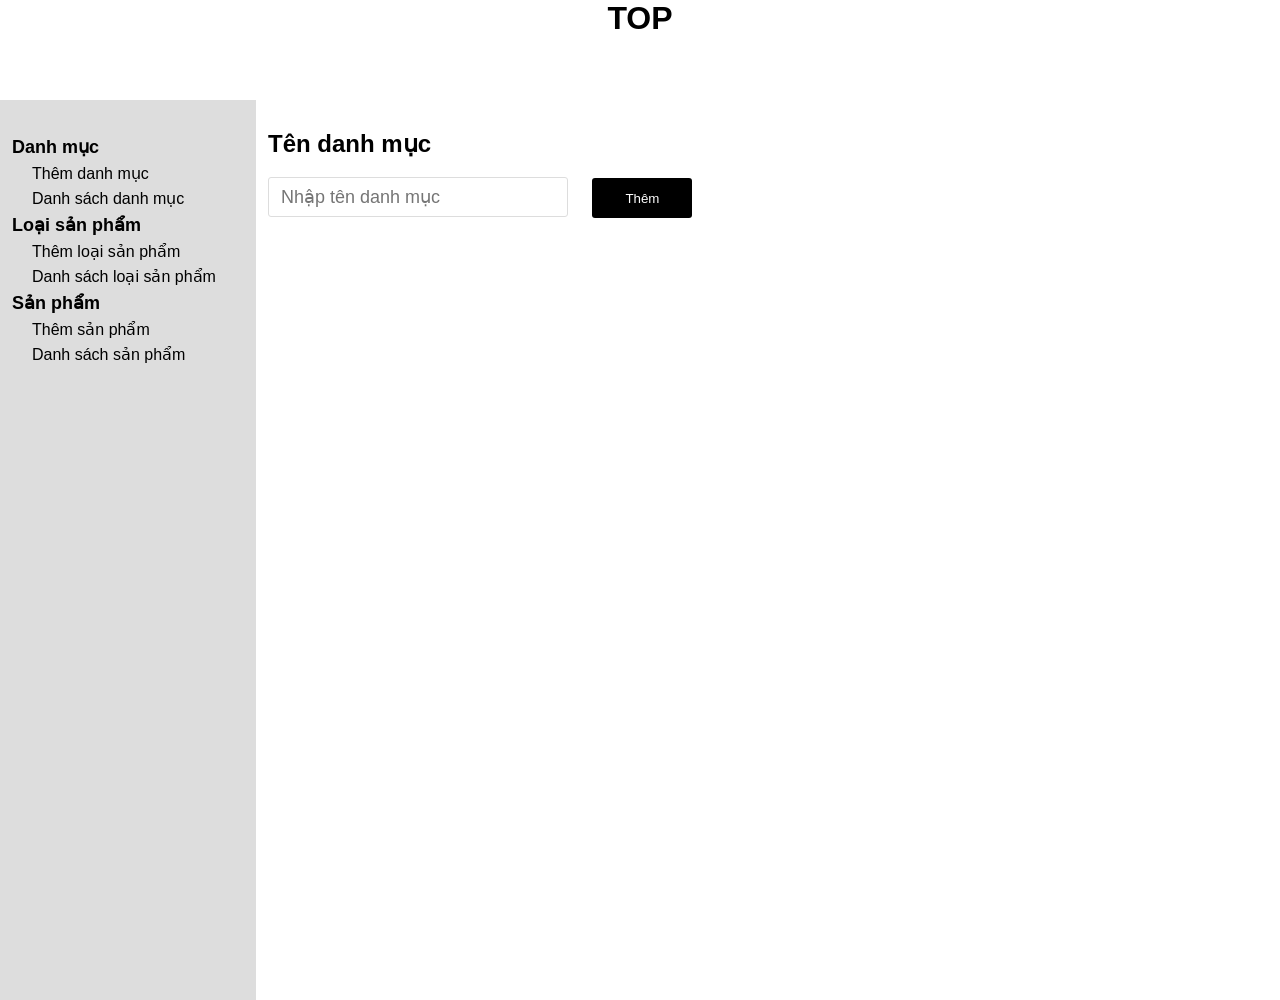
<file: cobid/admin/category.html>
<!DOCTYPE html>
<html lang="en">
<head>
    <meta charset="UTF-8">
    <meta http-equiv="X-UA-Compatible" content="IE=edge">
   
    <meta name="viewport" content="width=device-width, initial-scale=1.0">
    <title>Danh mục sản phẩm </title>
    <link rel="stylesheet" href="style.css">
</head>
<body>
    <header>
        <h1>TOP</h1>
    </header>
    <section class="admin-content">
        <div class="admin-content-left">
            <ul>
                <li><a href="#">Danh mục</a>
                    <ul>
                        <li><a href="#">Thêm danh mục</a></li>
                        <li><a href="#">Danh sách danh mục</a></li>

                    </ul>
                </li>
                  
                <li><a href="#">Loại sản phẩm</a>
                    <ul>
                        <li><a href="#">Thêm loại sản phẩm</a></li>
                        <li><a href="#">Danh sách loại sản phẩm</a></li>

                    </ul></li>
                <li><a href="#">Sản phẩm</a>
                    <ul>
                        <li><a href="#">Thêm sản phẩm </a></li>
                        <li><a href="#">Danh sách sản phẩm</a></li>

                    </ul>
                </li>
            </ul>
        </div>
        <div class="admin-content-right">
            <div class="admin-content-right-category-add">
                <h1>Tên danh mục</h1>
                <form action="" method="POST">
                    <input required type="text" placeholder="Nhập tên danh mục">
                    <button type="submit">Thêm </button>
                </form>
            </div>
        </div>
    </section>
</body>
</html>
</file>
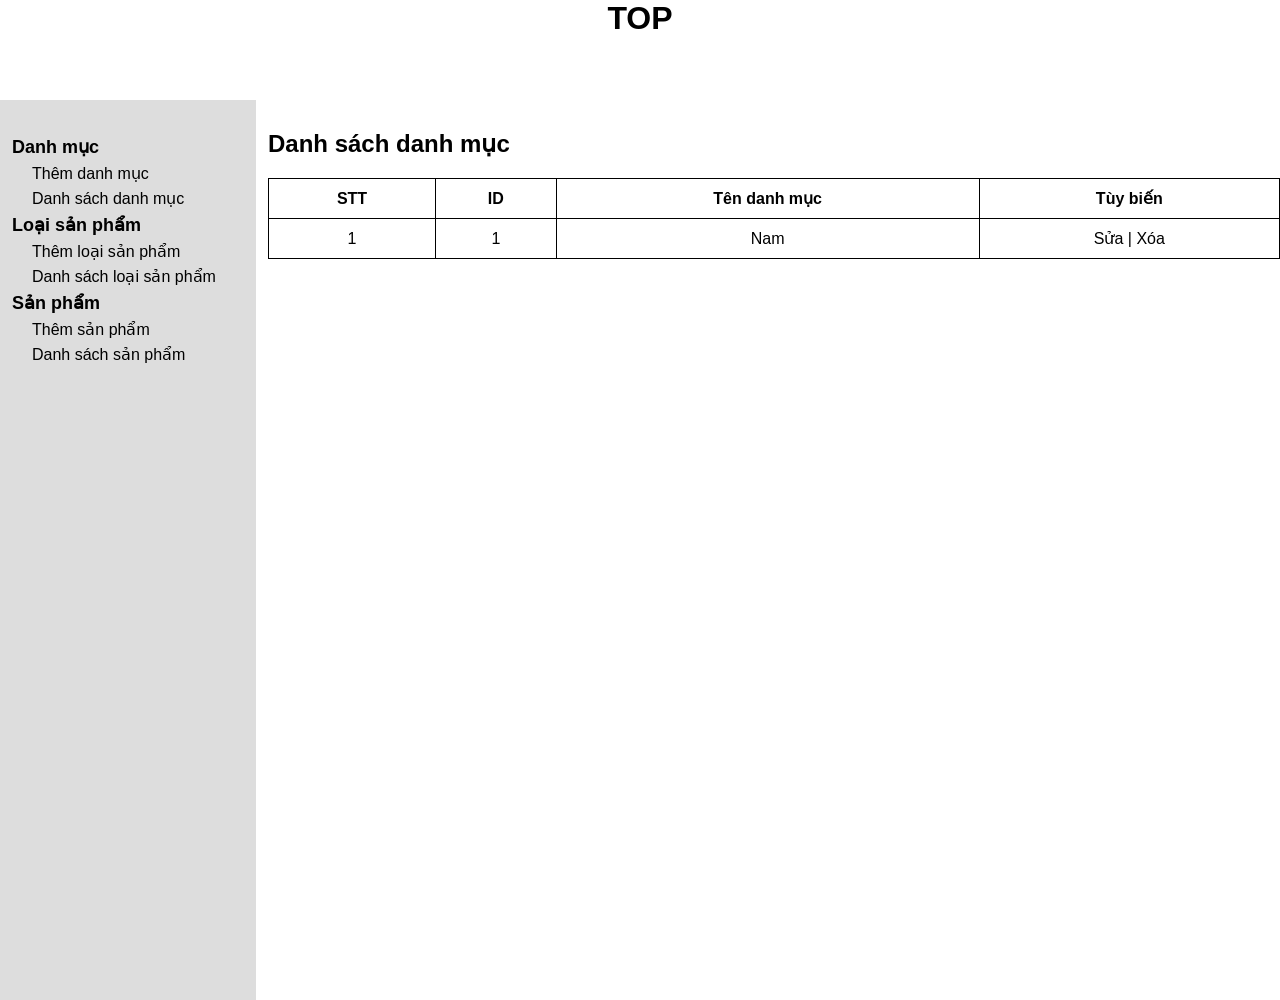
<file: cobid/admin/categorylist.html>
<!DOCTYPE html>
<html lang="en">
<head>
    <meta charset="UTF-8">
    <meta http-equiv="X-UA-Compatible" content="IE=edge">
   
    <meta name="viewport" content="width=device-width, initial-scale=1.0">
    <title>Danh mục sản phẩm </title>
    <link rel="stylesheet" href="style.css">
</head>
<body>
    <header>
        <h1>TOP</h1>
    </header>
    <section class="admin-content">
        <div class="admin-content-left">
            <ul>
                <li><a href="#">Danh mục</a>
                    <ul>
                        <li><a href="#">Thêm danh mục</a></li>
                        <li><a href="#">Danh sách danh mục</a></li>

                    </ul>
                </li>
                  
                <li><a href="#">Loại sản phẩm</a>
                    <ul>
                        <li><a href="#">Thêm loại sản phẩm</a></li>
                        <li><a href="#">Danh sách loại sản phẩm</a></li>

                    </ul></li>
                <li><a href="#">Sản phẩm</a>
                    <ul>
                        <li><a href="#">Thêm sản phẩm </a></li>
                        <li><a href="#">Danh sách sản phẩm</a></li>

                    </ul>
                </li>
            </ul>
        </div>
        <div class="admin-content-right">
            <div class="admin-content-right-category-list">
                <h1>Danh sách danh mục</h1>
                <table>
                    <tr>
                        <th>STT</th>
                        <th>ID</th>
                        <th>Tên danh mục</th>
                        <th>Tùy biến</th>
                    </tr>
                    <tr>
                        <td>1</td>
                        <td>1</td>
                        <td>Nam</td>
                        <td><a href="">Sửa</a> | <a href="">Xóa</|a></td>
                    </tr>
                </table>
            </div>
        </div>
    </section>
</body>
</html>
</file>
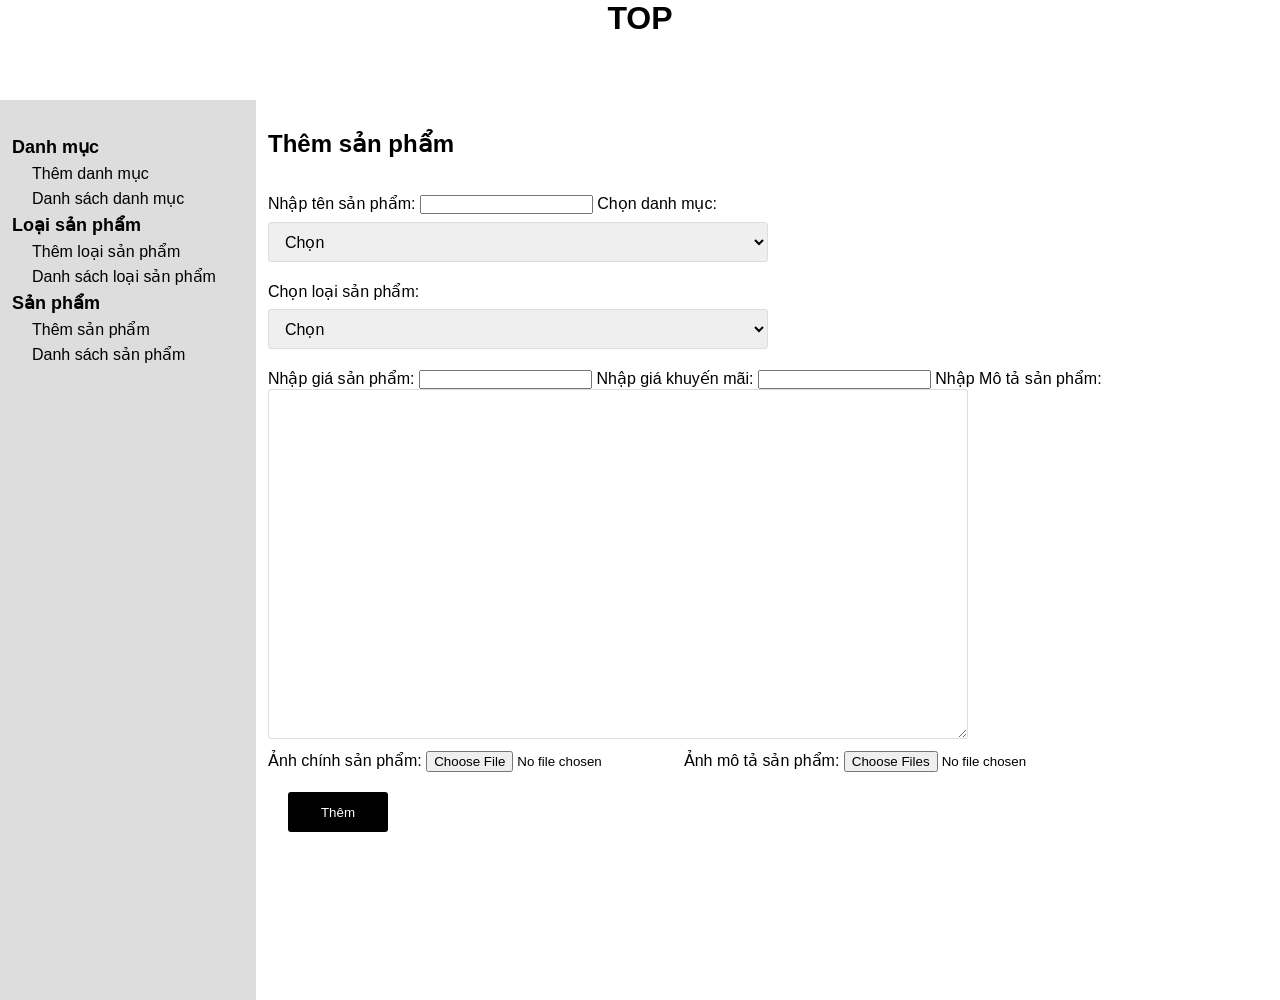
<file: cobid/admin/productadd.html>
<!DOCTYPE html>
<html lang="en">
<head>
    <meta charset="UTF-8">
    <meta http-equiv="X-UA-Compatible" content="IE=edge">
   
    <meta name="viewport" content="width=device-width, initial-scale=1.0">
    <title>Danh mục sản phẩm </title>
    <link rel="stylesheet" href="style.css">
</head>
<body>
    <header>
        <h1>TOP</h1>
    </header>
    <section class="admin-content">
        <div class="admin-content-left">
            <ul>
                <li><a href="#">Danh mục</a>
                    <ul>
                        <li><a href="#">Thêm danh mục</a></li>
                        <li><a href="#">Danh sách danh mục</a></li>

                    </ul>
                </li>
                  
                <li><a href="#">Loại sản phẩm</a>
                    <ul>
                        <li><a href="#">Thêm loại sản phẩm</a></li>
                        <li><a href="#">Danh sách loại sản phẩm</a></li>

                    </ul></li>
                <li><a href="#">Sản phẩm</a>
                    <ul>
                        <li><a href="#">Thêm sản phẩm </a></li>
                        <li><a href="#">Danh sách sản phẩm</a></li>

                    </ul>
                </li>
            </ul>
        </div>
        <div class="admin-content-right">
            <div class="admin-content-right-product-add">
                <h1>Thêm sản phẩm</h1>
                <br><br>
                <form action="" method="POST" enctype="multipart/form-data">
                    <label for="">Nhập tên sản phẩm: </label>
                    <input required type="text">
                    <label for="">Chọn danh mục:</label>
                    <select name="" id="" required>
                        <option value="">Chọn </option>
                    </select>
                    <label for="">Chọn loại sản phẩm:</label>
                    <select  name="" id="" required>
                        <option  value="">Chọn </option>      
                    </select>
                    <label for="">Nhập giá sản phẩm:</label>
                    <input required type="text" >
                    <label for="">Nhập giá khuyến mãi:</label>
                    <input required type="text" >
                    <label for="">Nhập Mô tả sản phẩm:</label>
                    
                    <textarea  required name="" id="" cols="30" rows="10" ></textarea>
                  <div class="img">
                    <label for="">Ảnh chính sản phẩm:</label>
                    <input  required type="file">
                    <label for="">Ảnh mô tả sản phẩm:</label>
                    <input multiple required type="file">

                  </div>
                    <button type="submit">Thêm </button>
                </form>
            </div>
        </div>
    </section>
</body>
</html>
</file>
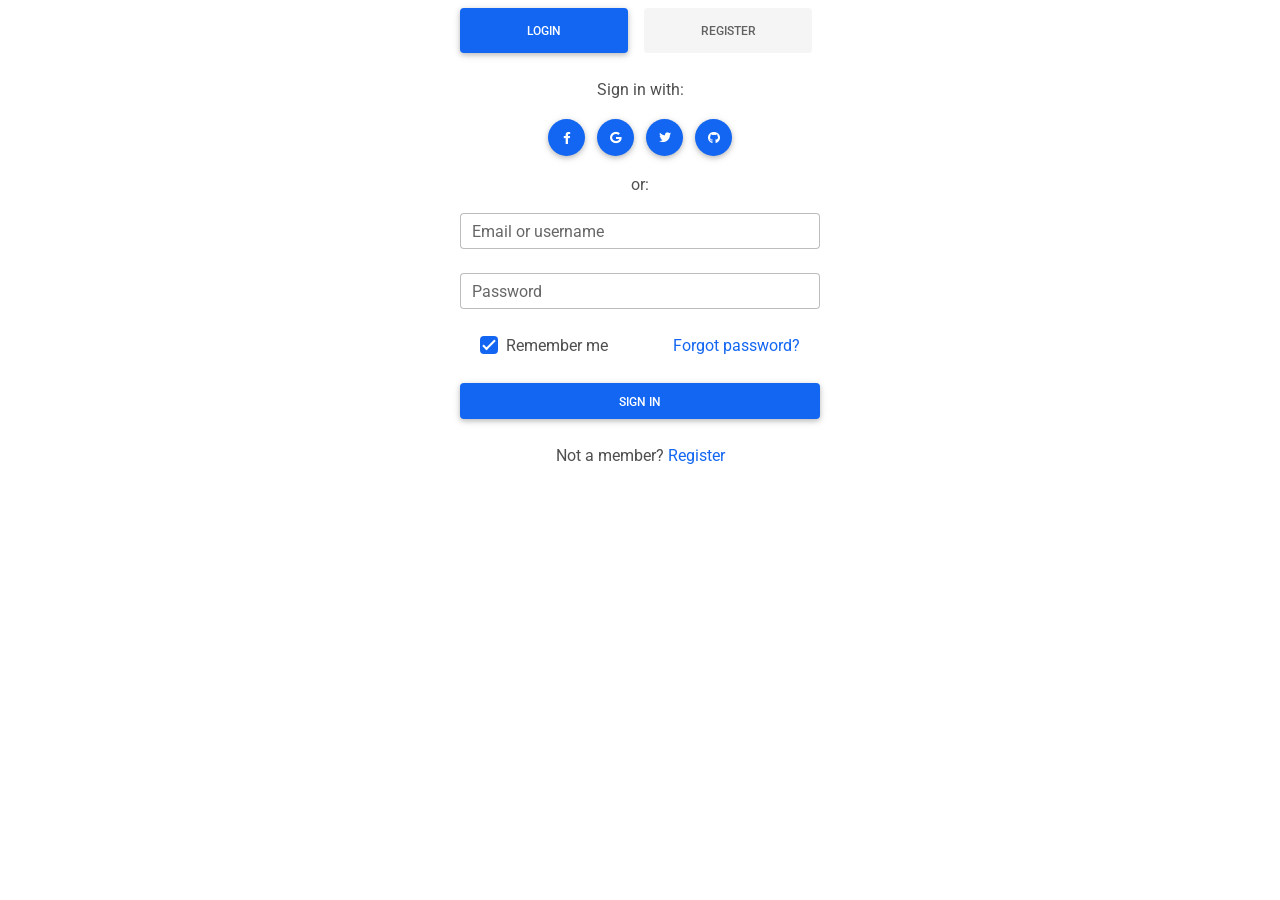
<file: cobid/mb/login.html>
<!DOCTYPE html>
<html lang="en">
  <head>
    <meta charset="UTF-8" />
    <meta name="viewport" content="width=device-width, initial-scale=1, shrink-to-fit=no" />
    <meta http-equiv="x-ua-compatible" content="ie=edge" />
    <title>Material Design for Bootstrap</title>
    <!-- MDB icon -->
  
    <!-- Font Awesome -->
    <link
      rel="stylesheet"
      href="https://cdnjs.cloudflare.com/ajax/libs/font-awesome/6.0.0/css/all.min.css"
    />
    <!-- Google Fonts Roboto -->
    <link
      rel="stylesheet"
      href="https://fonts.googleapis.com/css2?family=Roboto:wght@300;400;500;700;900&display=swap"
    />
    <!-- MDB -->
    <link rel="stylesheet" href="css/mdb.min.css"/>
   
  </head>
  
  <style>
    .container {
      width: 30%;
    }
    
  </style>
  <body>
    <!-- Start your project here-->
    <div class="container">
     
     <!-- Pills navs -->
<ul class="nav nav-pills nav-justified mb-3" id="ex1" role="tablist">
  <li class="nav-item" role="presentation">
    <a
      class="nav-link active"
      id="tab-login"
      data-mdb-toggle="pill"
      href="#pills-login"
      role="tab"
      aria-controls="pills-login"
      aria-selected="true"
      >Login</a
    >
  </li>
  <li class="nav-item" role="presentation">
    <a
      class="nav-link"
      id="tab-register"
      data-mdb-toggle="pill"
      href="#pills-register"
      role="tab"
      aria-controls="pills-register"
      aria-selected="false"
      >Register</a
    >
  </li>
</ul>
<!-- Pills navs -->

<!-- Pills content -->
<div class="tab-content">
  <div class="tab-pane fade show active" id="pills-login" role="tabpanel" aria-labelledby="tab-login">
    <form>
      <div class="text-center mb-3">
        <p>Sign in with:</p>
        <button type="button" class="btn btn-primary btn-floating mx-1">
          <i class="fab fa-facebook-f"></i>
        </button>

        <button type="button" class="btn btn-primary btn-floating mx-1">
          <i class="fab fa-google"></i>
        </button>

        <button type="button" class="btn btn-primary btn-floating mx-1">
          <i class="fab fa-twitter"></i>
        </button>

        <button type="button" class="btn btn-primary btn-floating mx-1">
          <i class="fab fa-github"></i>
        </button>
      </div>

      <p class="text-center">or:</p>

      <!-- Email input -->
      <div class="form-outline mb-4">
        <input type="email" id="loginName" class="form-control" />
        <label class="form-label" for="loginName">Email or username</label>
      </div>

      <!-- Password input -->
      <div class="form-outline mb-4">
        <input type="password" id="loginPassword" class="form-control" />
        <label class="form-label" for="loginPassword">Password</label>
      </div>

      <!-- 2 column grid layout -->
      <div class="row mb-4">
        <div class="col-md-6 d-flex justify-content-center">
          <!-- Checkbox -->
          <div class="form-check mb-3 mb-md-0">
            <input class="form-check-input" type="checkbox" value="" id="loginCheck" checked />
            <label class="form-check-label" for="loginCheck"> Remember me </label>
          </div>
        </div>

        <div class="col-md-6 d-flex justify-content-center">
          <!-- Simple link -->
          <a href="#!">Forgot password?</a>
        </div>
      </div>

      <!-- Submit button -->
      <button type="submit" class="btn btn-primary btn-block mb-4">Sign in</button>

      <!-- Register buttons -->
      <div class="text-center">
        <p>Not a member? <a href="#!">Register</a></p>
      </div>
    </form>
  </div>
  <div class="tab-pane fade" id="pills-register" role="tabpanel" aria-labelledby="tab-register">
    <form>
      <div class="text-center mb-3">
        <p>Sign up with:</p>
        <button type="button" class="btn btn-primary btn-floating mx-1">
          <i class="fab fa-facebook-f"></i>
        </button>

        <button type="button" class="btn btn-primary btn-floating mx-1">
          <i class="fab fa-google"></i>
        </button>

        <button type="button" class="btn btn-primary btn-floating mx-1">
          <i class="fab fa-twitter"></i>
        </button>

        <button type="button" class="btn btn-primary btn-floating mx-1">
          <i class="fab fa-github"></i>
        </button>
      </div>

      <p class="text-center">or:</p>

      <!-- Name input -->
      <div class="form-outline mb-4">
        <input type="text" id="registerName" class="form-control" />
        <label class="form-label" for="registerName">Name</label>
      </div>

      <!-- Username input -->
      <div class="form-outline mb-4">
        <input type="text" id="registerUsername" class="form-control" />
        <label class="form-label" for="registerUsername">Username</label>
      </div>

      <!-- Email input -->
      <div class="form-outline mb-4">
        <input type="email" id="registerEmail" class="form-control" />
        <label class="form-label" for="registerEmail">Email</label>
      </div>

      <!-- Password input -->
      <div class="form-outline mb-4">
        <input type="password" id="registerPassword" class="form-control" />
        <label class="form-label" for="registerPassword">Password</label>
      </div>

      <!-- Repeat Password input -->
      <div class="form-outline mb-4">
        <input type="password" id="registerRepeatPassword" class="form-control" />
        <label class="form-label" for="registerRepeatPassword">Repeat password</label>
      </div>

      <!-- Checkbox -->
      <div class="form-check d-flex justify-content-center mb-4">
        <input
          class="form-check-input me-2"
          type="checkbox"
          value=""
          id="registerCheck"
          checked
          aria-describedby="registerCheckHelpText"
        />
        <label class="form-check-label" for="registerCheck">
          I have read and agree to the terms
        </label>
      </div>

      <!-- Submit button -->
      <button type="submit" class="btn btn-primary btn-block mb-3">Sign in</button>
    </form>
  </div>
</div>
<!-- Pills content -->
        </div>
      </div>
    </div>
    <!-- End your project here-->





    

    <!-- MDB -->
    <script type="text/javascript" src="js/mdb.min.js"></script>
    <!-- Custom scripts -->
    <script type="text/javascript"></script>
  </body>
</html>
</file>
<file: cobid/admin/style.css>
:root{
    --main-text-font:'Montserrat',sans-serif;
    }
    *{
    font-family: 'Montserrat',sans-serif;
    margin: 0;
    padding: 0;
    box-sizing: border-box;
    color: black;
    outline: none;
 }
    a{
    text-decoration: none;

    }
    ul{
    list-style: none;
    }
    header{
    height: 100px;
    width: 100vw;
    
    text-align: center;
    }
    .admin-content{

    display: flex;

    }
    .admin-content-left{
    background-color: #ddd;
    width: 20%;
    height: 100vh;
    padding: 30px 0 0 12px;
    }

    .admin-content-left>ul>li>a{
    font-weight: bold;
    font-size: 18px;
    }
    .admin-content-left ul ul li:hover {
    font-weight: bold;
    }
    .admin-content-left ul li {
   margin: 6px 0;
    }


    .admin-content-right{
    width: 80%;
    padding: 30px 0 0 12px;
    }
    .admin-content-right-category-add input{
        height: 40px;
        width: 300px;
        padding-left: 12px;
        font-size: 18px;
        border-radius: 3px;
        border: 1px solid #ddd;
        
    }

    .admin-content-right-category-add button{
        margin: 20px;
        height: 40px ;
        width: 100px;
        cursor: pointer;
        background-color: black;
        color: white;
        border-radius: 3px;
        border: none;
    
    }
    .admin-content-right-category-add button:hover{

    background-color: transparent;
    border: 1px solid black;
    color: black;
    }

    /*----------------------CATEGORY LIST-----------------------------*/
    .admin-content-right-category-list table{
        width: 100%;
        text-align: center;
        margin: 20px 0 20px;
    
    }
    .admin-content-right-category-list table tr th,td{
        border: 1px solid black;
        padding: 10px;
    }
    table {
        border-collapse: collapse  ;
    }
    /*------------------------PRODDUCT-ADD-----------------------------------*/

    .admin-content-right-product-add select, .input{
        height: 40px;
        width: 500px;
        display: block;
        margin: 8px 0 20px;
        padding-left: 12px;
        font-size: 16px;
        
        border-radius: 3px;
        border: 1px solid #ddd;
        
    }
    .img input{
    border: none;

    }

    .admin-content-right-product-add textarea {
        display: block;
        height: 350px;
        width: 700px;
        margin-bottom: 12px;
        font-size: 18px; border-radius: 3px;
        border: 1px solid #ddd;
    }

    .admin-content-right-product-add button{
        margin: 20px;
        height: 40px ;
        width: 100px;
        cursor: pointer;
        background-color: black;
        color: white;
        border-radius: 3px;
        border: none;

    
    
    }
    .admin-content-right-product-add button:hover{
        background-color: transparent;
        border: 1px solid black;
        color: black;
    }

    .admin-content-left ul li ul li {
        margin-left: 20px;
    }


    /* ------------------------------ */
</file>
